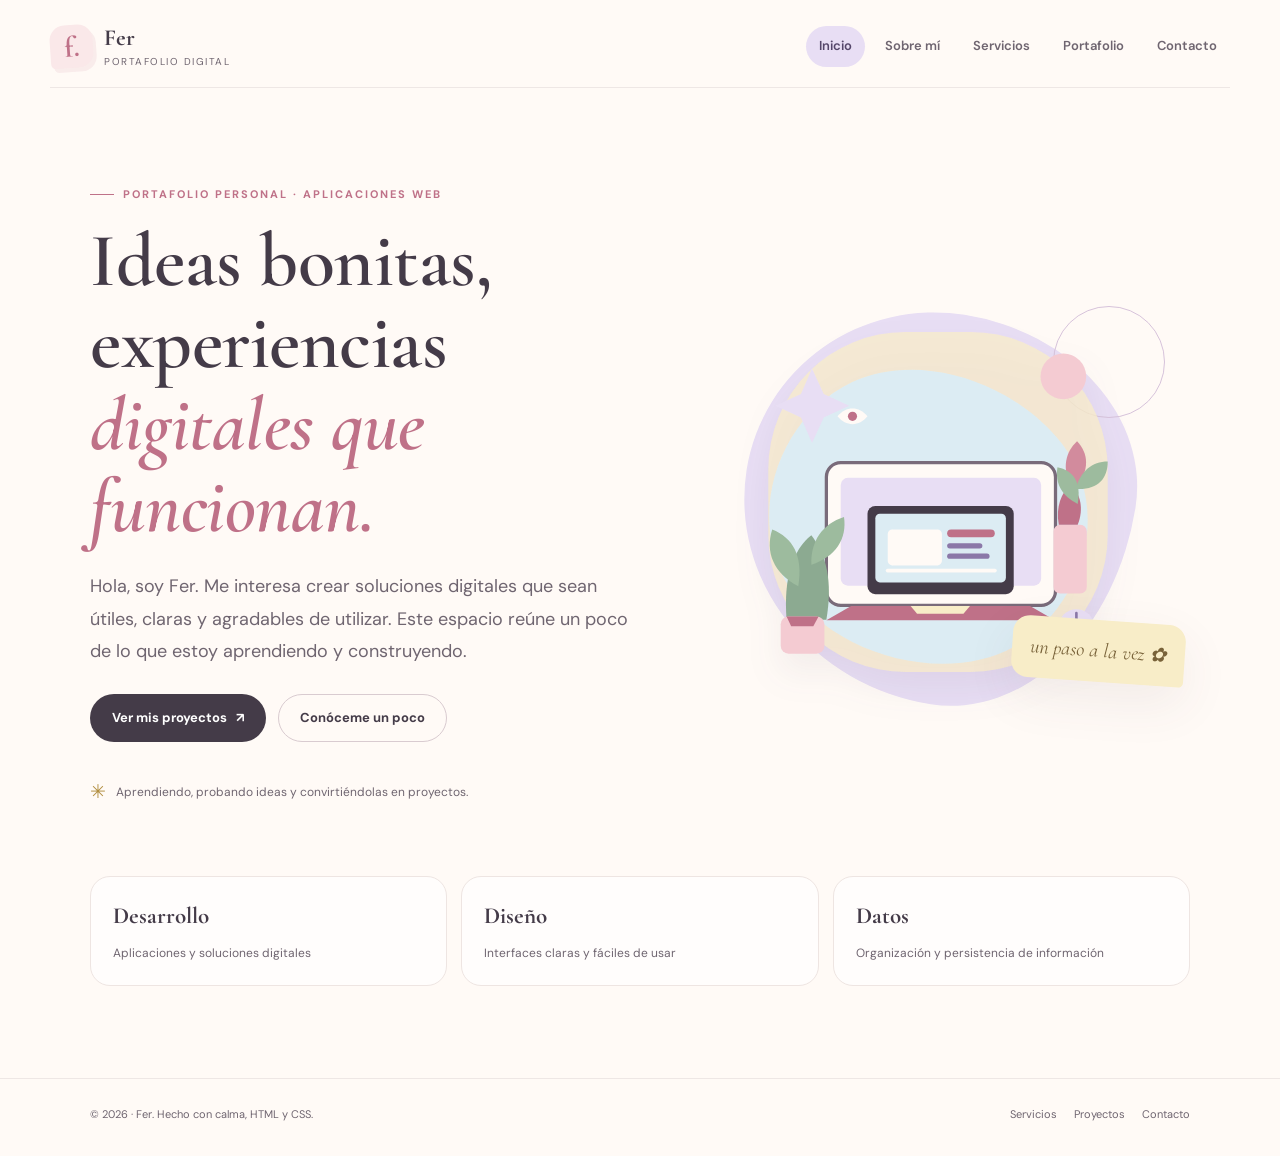
<file: index.html>
<!DOCTYPE html>
<html lang="es">
<head>
  <meta charset="UTF-8">
  <meta name="viewport" content="width=device-width, initial-scale=1.0">
  <meta name="description" content="Portafolio personal de desarrollo de software y diseño de experiencias digitales.">
  <title>Inicio | Fer · Portafolio</title>
  <link rel="preconnect" href="https://fonts.googleapis.com">
  <link rel="preconnect" href="https://fonts.gstatic.com" crossorigin>
  <link href="https://fonts.googleapis.com/css2?family=Cormorant+Garamond:ital,wght@0,500;0,600;0,700;1,500;1,600&family=DM+Sans:wght@400;500;600;700&display=swap" rel="stylesheet">
  <link rel="stylesheet" href="styles.css">
  <link rel="icon" href="assets/favicon.svg" type="image/svg+xml">
</head>
<body>
  <a class="skip-link" href="#contenido">Saltar al contenido</a>
  <header class="site-header">
    <a class="brand" href="index.html" aria-label="Fer, ir al inicio">
      <span class="brand-mark" id="logo">f.</span>
      <span class="brand-copy"><strong>Fer</strong><small>portafolio digital</small></span>
    </a>
    <nav class="main-nav" aria-label="Navegación principal">
          <a href="index.html" class="is-active" aria-current="page">Inicio</a>
          <a href="sobre-mi.html">Sobre mí</a>
          <a href="servicios.html">Servicios</a>
          <a href="portafolio.html">Portafolio</a>
          <a href="contacto.html">Contacto</a>
    </nav>
  </header>
  <main class="page-main" id="contenido">
    <div class="container">
      <section class="hero" aria-labelledby="titulo-principal">
        <div class="hero-copy">
          <p class="eyebrow">Portafolio personal · Aplicaciones Web</p>
          <h1 id="titulo-principal">Ideas bonitas,<span>experiencias</span><span class="accent-rose">digitales que funcionan.</span></h1>
          <p class="lead">Hola, soy Fer. Me interesa crear soluciones digitales que sean útiles, claras y agradables de utilizar. Este espacio reúne un poco de lo que estoy aprendiendo y construyendo.</p>
          <div class="button-row">
            <a class="button" href="portafolio.html">Ver mis proyectos <span aria-hidden="true">↗</span></a>
            <a class="button button-secondary" href="sobre-mi.html">Conóceme un poco</a>
          </div>
          <p class="hero-note">Aprendiendo, probando ideas y convirtiéndolas en proyectos.</p>
        </div>
        <div class="hero-art">
          <img src="assets/ilustracion-perfil.svg" alt="Ilustración pastel de un escritorio creativo con una computadora, flores y una taza.">
          <span class="floating-note">un paso a la vez ✿</span>
        </div>
      </section>
      <section class="home-strip" aria-label="Áreas de interés">
        <div class="strip-item"><strong>Desarrollo</strong><span>Aplicaciones y soluciones digitales</span></div>
        <div class="strip-item"><strong>Diseño</strong><span>Interfaces claras y fáciles de usar</span></div>
        <div class="strip-item"><strong>Datos</strong><span>Organización y persistencia de información</span></div>
      </section>
    </div>
  </main>
  <footer class="site-footer">
    <div class="footer-inner">
      <p>© 2026 · Fer. Hecho con calma, HTML y CSS.</p>
      <div class="footer-links">
        <a href="servicios.html">Servicios</a>
        <a href="portafolio.html">Proyectos</a>
        <a href="contacto.html">Contacto</a>
      </div>
    </div>
  </footer>
</body>
</html>
</file>
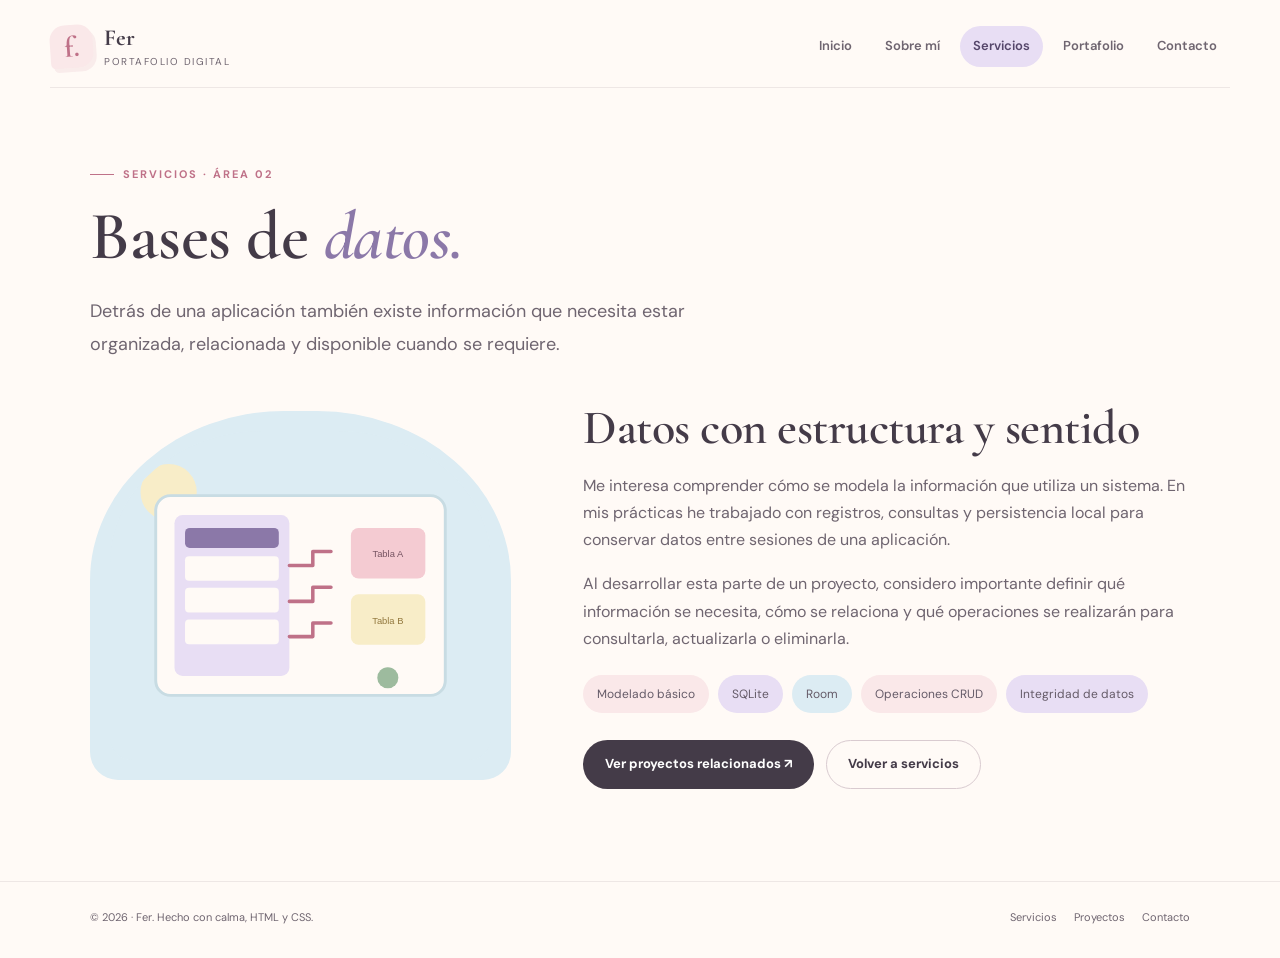
<file: bases-datos.html>
<!DOCTYPE html>
<html lang="es">
<head>
  <meta charset="UTF-8">
  <meta name="viewport" content="width=device-width, initial-scale=1.0">
  <meta name="description" content="Portafolio personal de desarrollo de software y diseño de experiencias digitales.">
  <title>Bases de datos | Fer · Portafolio</title>
  <link rel="preconnect" href="https://fonts.googleapis.com">
  <link rel="preconnect" href="https://fonts.gstatic.com" crossorigin>
  <link href="https://fonts.googleapis.com/css2?family=Cormorant+Garamond:ital,wght@0,500;0,600;0,700;1,500;1,600&family=DM+Sans:wght@400;500;600;700&display=swap" rel="stylesheet">
  <link rel="stylesheet" href="styles.css">
  <link rel="icon" href="assets/favicon.svg" type="image/svg+xml">
</head>
<body>
  <a class="skip-link" href="#contenido">Saltar al contenido</a>
  <header class="site-header">
    <a class="brand" href="index.html" aria-label="Fer, ir al inicio">
      <span class="brand-mark" id="logo">f.</span>
      <span class="brand-copy"><strong>Fer</strong><small>portafolio digital</small></span>
    </a>
    <nav class="main-nav" aria-label="Navegación principal">
          <a href="index.html">Inicio</a>
          <a href="sobre-mi.html">Sobre mí</a>
          <a href="servicios.html" class="is-active" aria-current="page">Servicios</a>
          <a href="portafolio.html">Portafolio</a>
          <a href="contacto.html">Contacto</a>
    </nav>
  </header>
  <main class="page-main" id="contenido">
    <div class="container">
      <div class="page-heading">
        <p class="eyebrow">Servicios · Área 02</p>
        <h1 id="titulo-principal">Bases de <span class="accent-lilac">datos.</span></h1>
        <p class="lead">Detrás de una aplicación también existe información que necesita estar organizada, relacionada y disponible cuando se requiere.</p>
      </div>
      <section class="about-grid" aria-label="Enfoque de bases de datos">
        <div class="about-visual about-visual--blue">
          <img src="assets/proyecto-datos.svg" alt="Ilustración de tablas de datos conectadas y organizadas en una pantalla.">
        </div>
        <div>
          <h2>Datos con estructura y sentido</h2>
          <p>Me interesa comprender cómo se modela la información que utiliza un sistema. En mis prácticas he trabajado con registros, consultas y persistencia local para conservar datos entre sesiones de una aplicación.</p>
          <p>Al desarrollar esta parte de un proyecto, considero importante definir qué información se necesita, cómo se relaciona y qué operaciones se realizarán para consultarla, actualizarla o eliminarla.</p>
          <div class="skill-list"><span class="skill-chip">Modelado básico</span><span class="skill-chip">SQLite</span><span class="skill-chip">Room</span><span class="skill-chip">Operaciones CRUD</span><span class="skill-chip">Integridad de datos</span></div>
          <div class="button-row"><a class="button" href="portafolio.html">Ver proyectos relacionados ↗</a><a class="button button-secondary" href="servicios.html">Volver a servicios</a></div>
        </div>
      </section>
    </div>
  </main>
  <footer class="site-footer">
    <div class="footer-inner">
      <p>© 2026 · Fer. Hecho con calma, HTML y CSS.</p>
      <div class="footer-links">
        <a href="servicios.html">Servicios</a>
        <a href="portafolio.html">Proyectos</a>
        <a href="contacto.html">Contacto</a>
      </div>
    </div>
  </footer>
</body>
</html>
</file>
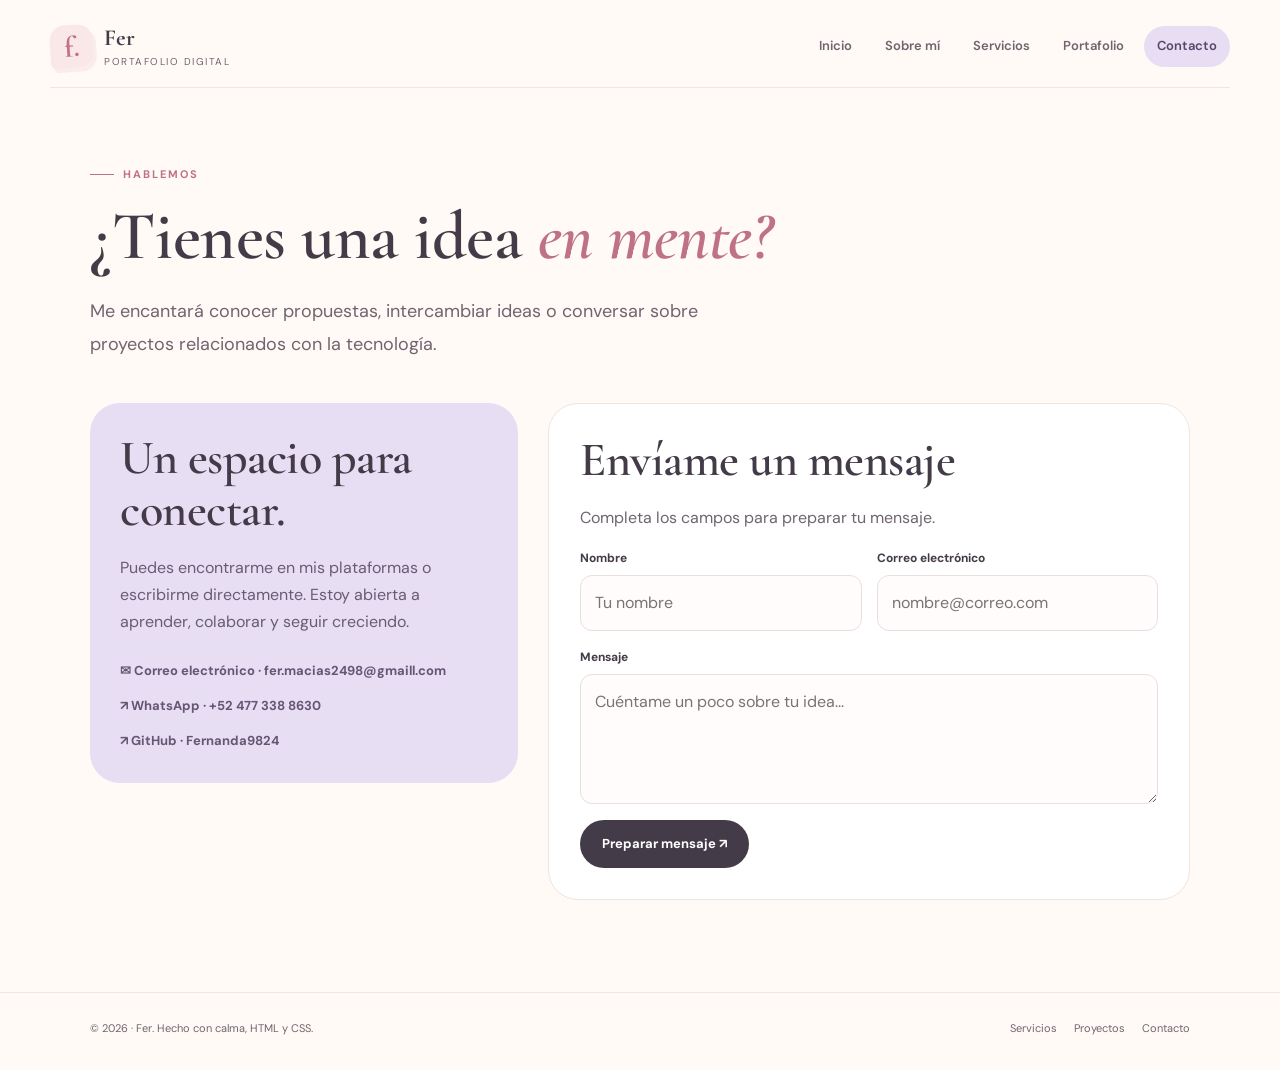
<file: contacto.html>
<!DOCTYPE html>
<html lang="es">

<head>
    <meta charset="UTF-8">
    <meta name="viewport" content="width=device-width, initial-scale=1.0">

    <meta name="description" content="Portafolio personal de desarrollo de software y diseño de experiencias digitales.">

    <title>Contacto | Fer · Portafolio</title>

    <!-- Conexión con Google Fonts -->
    <link rel="preconnect" href="https://fonts.googleapis.com">
    <link rel="preconnect" href="https://fonts.gstatic.com" crossorigin>

    <!-- Tipografías del sitio -->
    <link href="https://fonts.googleapis.com/css2?family=Cormorant+Garamond:ital,wght@0,500;0,600;0,700;1,500;1,600&family=DM+Sans:wght@400;500;600;700&display=swap" rel="stylesheet">

    <!-- Hoja de estilos externa -->
    <link rel="stylesheet" href="styles.css">

    <!-- Favicon -->
    <link rel="icon" href="assets/favicon.svg" type="image/svg+xml">
</head>

<body>

    <a class="skip-link" href="#contenido">Saltar al contenido</a>

    <!-- ENCABEZADO -->
    <header class="site-header">

        <a class="brand" href="index.html" aria-label="Fer, ir al inicio">

            <span class="brand-mark" id="logo">f.</span>

            <span class="brand-copy">
                <strong>Fer</strong>
                <small>portafolio digital</small>
            </span>

        </a>

        <!-- MENÚ DE NAVEGACIÓN -->
        <nav class="main-nav" aria-label="Navegación principal">

            <a href="index.html">Inicio</a>

            <a href="sobre-mi.html">Sobre mí</a>

            <a href="servicios.html">Servicios</a>

            <a href="portafolio.html">Portafolio</a>

            <a href="contacto.html" class="is-active" aria-current="page">Contacto</a>

        </nav>

    </header>

    <!-- CONTENIDO PRINCIPAL -->
    <main class="page-main" id="contenido">

        <div class="container">

            <!-- PRESENTACIÓN -->
            <div class="page-heading">

                <p class="eyebrow">Hablemos</p>

                <h1 id="titulo-principal">
                    ¿Tienes una idea
                    <span class="accent-rose">en mente?</span>
                </h1>

                <p class="lead">
                    Me encantará conocer propuestas, intercambiar ideas o conversar
                    sobre proyectos relacionados con la tecnología.
                </p>

            </div>

            <!-- SECCIÓN DE CONTACTO -->
            <div class="contact-grid">

                <!-- INFORMACIÓN DE CONTACTO -->
                <aside class="contact-card">

                    <h2>Un espacio para conectar.</h2>

                    <p>
                        Puedes encontrarme en mis plataformas o escribirme
                        directamente. Estoy abierta a aprender, colaborar
                        y seguir creciendo.
                    </p>

                    <div class="contact-list">

                        <!-- CORREO ELECTRÓNICO -->
                        <a href="mailto:fer.macias2498@gmail.com"
                           aria-label="Enviar un correo electrónico">

                            ✉ Correo electrónico · fer.macias2498@gmaill.com

                        </a>

                        <!-- WHATSAPP -->
                        <a href="https://wa.me/524773388630"
                           target="_blank"
                           rel="noopener noreferrer"
                           aria-label="Contactarme por WhatsApp">

                            ↗ WhatsApp · +52 477 338 8630

                        </a>

                        <!-- GITHUB -->
                        <a href="https://github.com/Fernanda9824"
                           target="_blank"
                           rel="noopener noreferrer"
                           aria-label="Visitar mi perfil de GitHub">

                            ↗ GitHub · Fernanda9824

                        </a>

                    </div>

                </aside>

                <!-- FORMULARIO -->
                <section class="contact-form" aria-labelledby="form-title">

                    <h2 id="form-title">Envíame un mensaje</h2>

                    <p>Completa los campos para preparar tu mensaje.</p>

                    <form action="mailto:fer.macias2498@gmail.com"
                        method="post"
                       enctype="text/plain">

                        <div class="form-row">

                            <div class="form-field">

                                <label for="nombre">Nombre</label>

                                <input
                                    id="nombre"
                                    name="nombre"
                                    type="text"
                                    placeholder="Tu nombre"
                                    required
                                >

                            </div>

                            <div class="form-field">

                                <label for="correo">Correo electrónico</label>

                                <input
                                    id="correo"
                                    name="correo"
                                    type="email"
                                    placeholder="nombre@correo.com"
                                    required
                                >

                            </div>

                        </div>

                        <div class="form-field">

                            <label for="mensaje">Mensaje</label>

                            <textarea
                                id="mensaje"
                                name="mensaje"
                                placeholder="Cuéntame un poco sobre tu idea..."
                                required
                            ></textarea>

                        </div>

                        <button class="button" type="submit">
                            Preparar mensaje ↗
                        </button>

                    </form>

                </section>

            </div>

        </div>

    </main>

    <!-- PIE DE PÁGINA -->
    <footer class="site-footer">

        <div class="footer-inner">

            <p>© 2026 · Fer. Hecho con calma, HTML y CSS.</p>

            <div class="footer-links">

                <a href="servicios.html">Servicios</a>

                <a href="portafolio.html">Proyectos</a>

                <a href="contacto.html">Contacto</a>

            </div>

        </div>

    </footer>

</body>

</html>
</file>
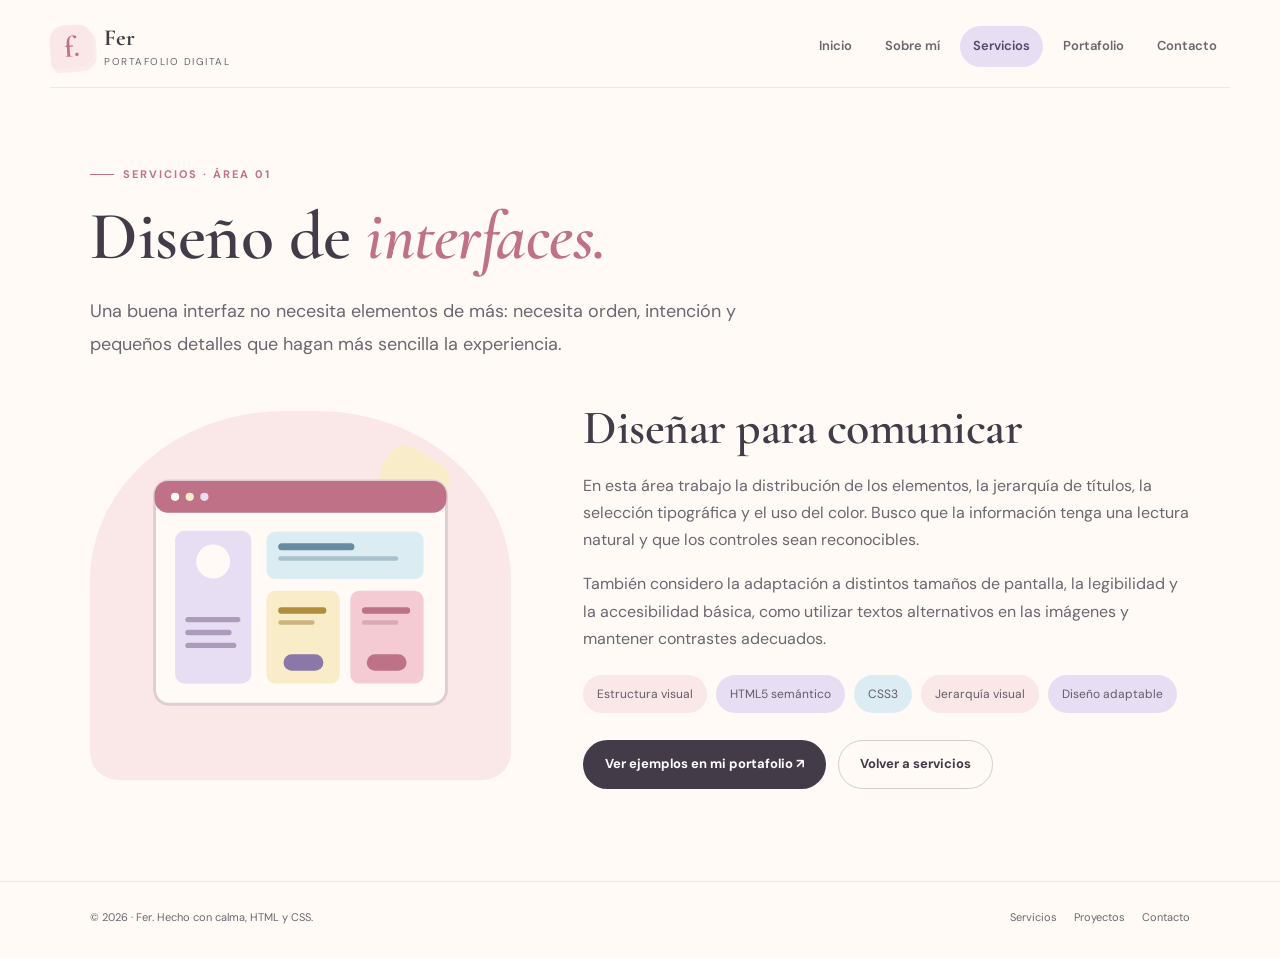
<file: diseno-interfaces.html>
<!DOCTYPE html>
<html lang="es">
<head>
  <meta charset="UTF-8">
  <meta name="viewport" content="width=device-width, initial-scale=1.0">
  <meta name="description" content="Portafolio personal de desarrollo de software y diseño de experiencias digitales.">
  <title>Diseño de interfaces | Fer · Portafolio</title>
  <link rel="preconnect" href="https://fonts.googleapis.com">
  <link rel="preconnect" href="https://fonts.gstatic.com" crossorigin>
  <link href="https://fonts.googleapis.com/css2?family=Cormorant+Garamond:ital,wght@0,500;0,600;0,700;1,500;1,600&family=DM+Sans:wght@400;500;600;700&display=swap" rel="stylesheet">
  <link rel="stylesheet" href="styles.css">
  <link rel="icon" href="assets/favicon.svg" type="image/svg+xml">
</head>
<body>
  <a class="skip-link" href="#contenido">Saltar al contenido</a>
  <header class="site-header">
    <a class="brand" href="index.html" aria-label="Fer, ir al inicio">
      <span class="brand-mark" id="logo">f.</span>
      <span class="brand-copy"><strong>Fer</strong><small>portafolio digital</small></span>
    </a>
    <nav class="main-nav" aria-label="Navegación principal">
          <a href="index.html">Inicio</a>
          <a href="sobre-mi.html">Sobre mí</a>
          <a href="servicios.html" class="is-active" aria-current="page">Servicios</a>
          <a href="portafolio.html">Portafolio</a>
          <a href="contacto.html">Contacto</a>
    </nav>
  </header>
  <main class="page-main" id="contenido">
    <div class="container">
      <div class="page-heading">
        <p class="eyebrow">Servicios · Área 01</p>
        <h1 id="titulo-principal">Diseño de <span class="accent-rose">interfaces.</span></h1>
        <p class="lead">Una buena interfaz no necesita elementos de más: necesita orden, intención y pequeños detalles que hagan más sencilla la experiencia.</p>
      </div>
      <section class="about-grid" aria-label="Enfoque de diseño">
        <div class="about-visual about-visual--rose">
          <img src="assets/proyecto-interfaces.svg" alt="Composición ilustrada de una interfaz web con tarjetas, botones y muestras de colores pastel.">
        </div>
        <div>
          <h2>Diseñar para comunicar</h2>
          <p>En esta área trabajo la distribución de los elementos, la jerarquía de títulos, la selección tipográfica y el uso del color. Busco que la información tenga una lectura natural y que los controles sean reconocibles.</p>
          <p>También considero la adaptación a distintos tamaños de pantalla, la legibilidad y la accesibilidad básica, como utilizar textos alternativos en las imágenes y mantener contrastes adecuados.</p>
          <div class="skill-list"><span class="skill-chip">Estructura visual</span><span class="skill-chip">HTML5 semántico</span><span class="skill-chip">CSS3</span><span class="skill-chip">Jerarquía visual</span><span class="skill-chip">Diseño adaptable</span></div>
          <div class="button-row"><a class="button" href="portafolio.html">Ver ejemplos en mi portafolio ↗</a><a class="button button-secondary" href="servicios.html">Volver a servicios</a></div>
        </div>
      </section>
    </div>
  </main>
  <footer class="site-footer">
    <div class="footer-inner">
      <p>© 2026 · Fer. Hecho con calma, HTML y CSS.</p>
      <div class="footer-links">
        <a href="servicios.html">Servicios</a>
        <a href="portafolio.html">Proyectos</a>
        <a href="contacto.html">Contacto</a>
      </div>
    </div>
  </footer>
</body>
</html>
</file>
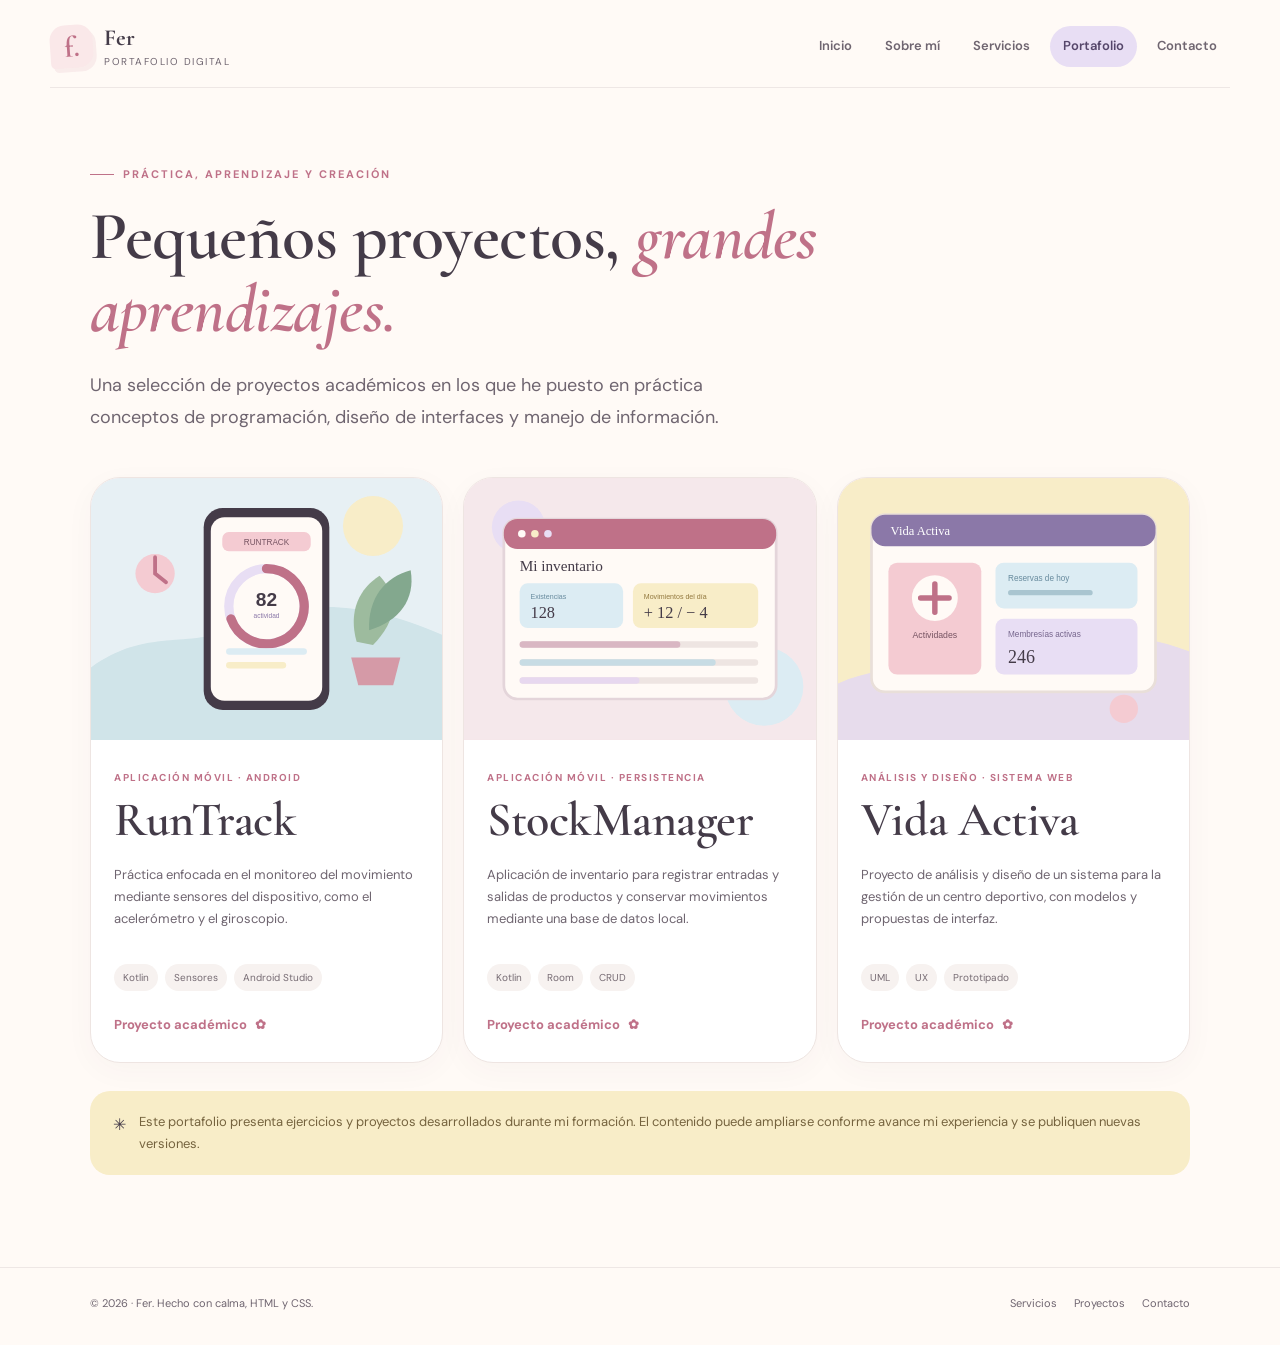
<file: portafolio.html>
<!DOCTYPE html>
<html lang="es">
<head>
  <meta charset="UTF-8">
  <meta name="viewport" content="width=device-width, initial-scale=1.0">
  <meta name="description" content="Portafolio personal de desarrollo de software y diseño de experiencias digitales.">
  <title>Portafolio | Fer · Portafolio</title>
  <link rel="preconnect" href="https://fonts.googleapis.com">
  <link rel="preconnect" href="https://fonts.gstatic.com" crossorigin>
  <link href="https://fonts.googleapis.com/css2?family=Cormorant+Garamond:ital,wght@0,500;0,600;0,700;1,500;1,600&family=DM+Sans:wght@400;500;600;700&display=swap" rel="stylesheet">
  <link rel="stylesheet" href="styles.css">
  <link rel="icon" href="assets/favicon.svg" type="image/svg+xml">
</head>
<body>
  <a class="skip-link" href="#contenido">Saltar al contenido</a>
  <header class="site-header">
    <a class="brand" href="index.html" aria-label="Fer, ir al inicio">
      <span class="brand-mark" id="logo">f.</span>
      <span class="brand-copy"><strong>Fer</strong><small>portafolio digital</small></span>
    </a>
    <nav class="main-nav" aria-label="Navegación principal">
          <a href="index.html">Inicio</a>
          <a href="sobre-mi.html">Sobre mí</a>
          <a href="servicios.html">Servicios</a>
          <a href="portafolio.html" class="is-active" aria-current="page">Portafolio</a>
          <a href="contacto.html">Contacto</a>
    </nav>
  </header>
  <main class="page-main" id="contenido">
    <div class="container">
      <div class="page-heading">
        <p class="eyebrow">Práctica, aprendizaje y creación</p>
        <h1 id="titulo-principal">Pequeños proyectos,<span class="accent-rose"> grandes aprendizajes.</span></h1>
        <p class="lead">Una selección de proyectos académicos en los que he puesto en práctica conceptos de programación, diseño de interfaces y manejo de información.</p>
      </div>
      <section class="card-grid" aria-label="Proyectos académicos">
        <article class="project-card">
          <img src="assets/proyecto-runtrack.svg" alt="Vista ilustrada de una aplicación móvil de seguimiento de actividad y sensores.">
          <div class="project-content">
            <span class="project-meta">Aplicación móvil · Android</span>
            <h2>RunTrack</h2>
            <p>Práctica enfocada en el monitoreo del movimiento mediante sensores del dispositivo, como el acelerómetro y el giroscopio.</p>
            <div class="project-tags"><span>Kotlin</span><span>Sensores</span><span>Android Studio</span></div>
            <span class="text-link">Proyecto académico <span aria-hidden="true">✿</span></span>
          </div>
        </article>
        <article class="project-card">
          <img src="assets/proyecto-stockmanager.svg" alt="Vista ilustrada de un panel de inventario con existencias y movimientos.">
          <div class="project-content">
            <span class="project-meta">Aplicación móvil · Persistencia</span>
            <h2>StockManager</h2>
            <p>Aplicación de inventario para registrar entradas y salidas de productos y conservar movimientos mediante una base de datos local.</p>
            <div class="project-tags"><span>Kotlin</span><span>Room</span><span>CRUD</span></div>
            <span class="text-link">Proyecto académico <span aria-hidden="true">✿</span></span>
          </div>
        </article>
        <article class="project-card">
          <img src="assets/proyecto-vida-activa.svg" alt="Vista ilustrada de una interfaz web para gestionar actividades de un centro deportivo.">
          <div class="project-content">
            <span class="project-meta">Análisis y diseño · Sistema web</span>
            <h2>Vida Activa</h2>
            <p>Proyecto de análisis y diseño de un sistema para la gestión de un centro deportivo, con modelos y propuestas de interfaz.</p>
            <div class="project-tags"><span>UML</span><span>UX</span><span>Prototipado</span></div>
            <span class="text-link">Proyecto académico <span aria-hidden="true">✿</span></span>
          </div>
        </article>
      </section>
      <aside class="portfolio-note">
        <span aria-hidden="true">✳</span>
        <p>Este portafolio presenta ejercicios y proyectos desarrollados durante mi formación. El contenido puede ampliarse conforme avance mi experiencia y se publiquen nuevas versiones.</p>
      </aside>
    </div>
  </main>
  <footer class="site-footer">
    <div class="footer-inner">
      <p>© 2026 · Fer. Hecho con calma, HTML y CSS.</p>
      <div class="footer-links">
        <a href="servicios.html">Servicios</a>
        <a href="portafolio.html">Proyectos</a>
        <a href="contacto.html">Contacto</a>
      </div>
    </div>
  </footer>
</body>
</html>
</file>
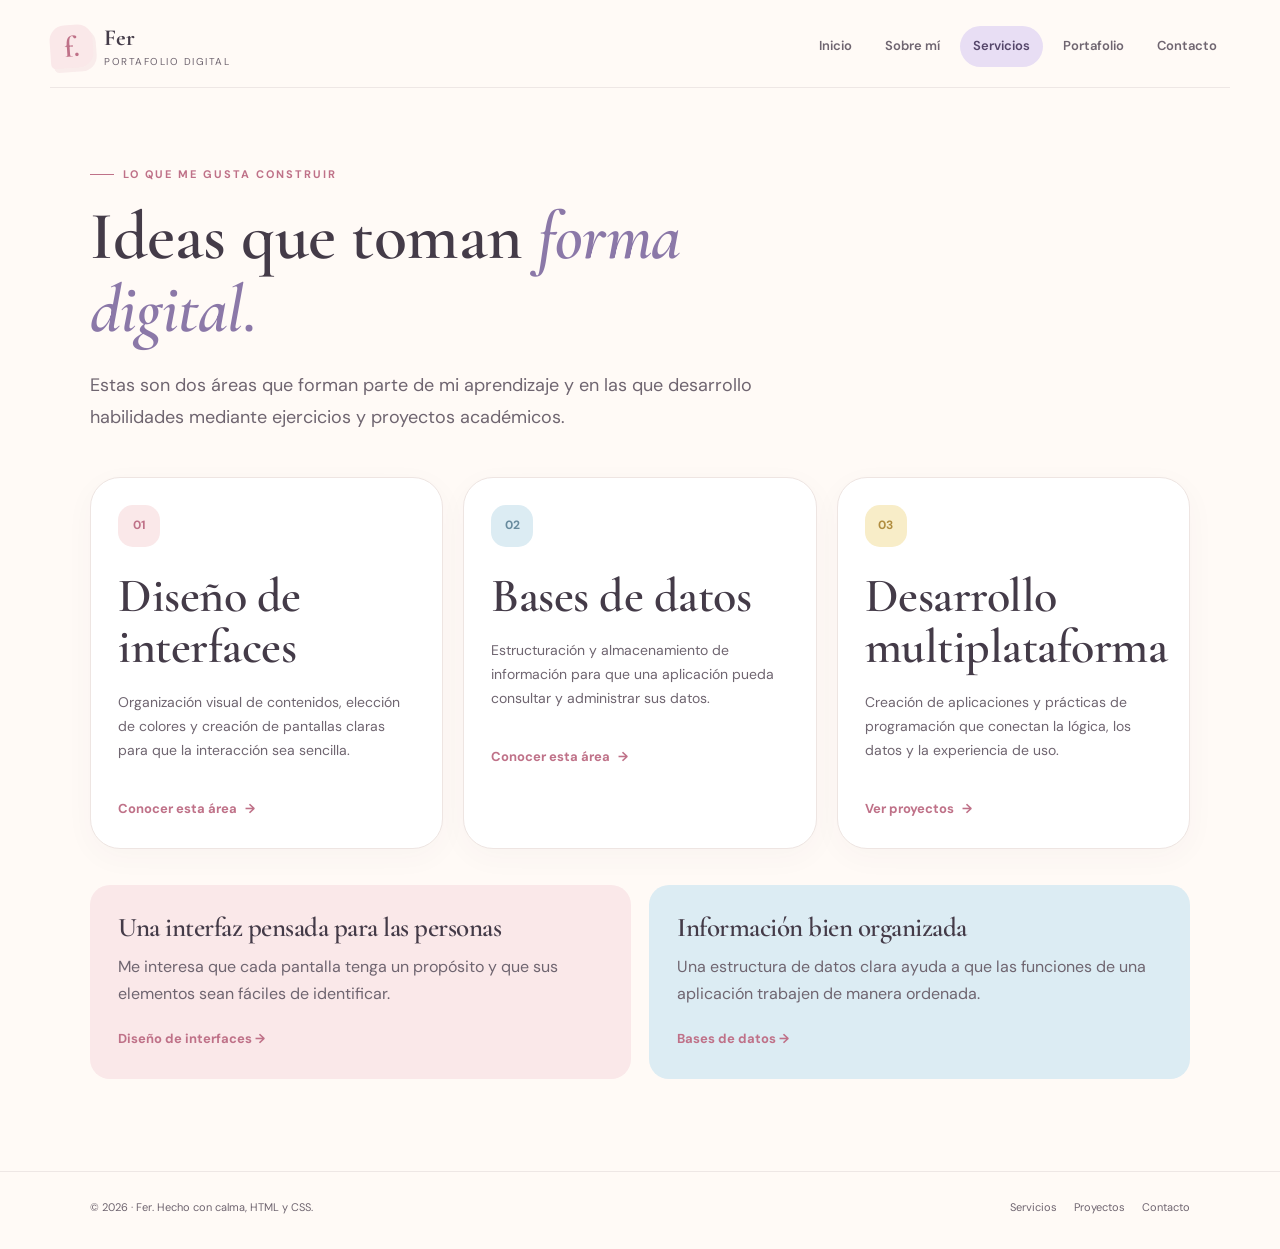
<file: servicios.html>
<!DOCTYPE html>
<html lang="es">
<head>
  <meta charset="UTF-8">
  <meta name="viewport" content="width=device-width, initial-scale=1.0">
  <meta name="description" content="Portafolio personal de desarrollo de software y diseño de experiencias digitales.">
  <title>Servicios | Fer · Portafolio</title>
  <link rel="preconnect" href="https://fonts.googleapis.com">
  <link rel="preconnect" href="https://fonts.gstatic.com" crossorigin>
  <link href="https://fonts.googleapis.com/css2?family=Cormorant+Garamond:ital,wght@0,500;0,600;0,700;1,500;1,600&family=DM+Sans:wght@400;500;600;700&display=swap" rel="stylesheet">
  <link rel="stylesheet" href="styles.css">
  <link rel="icon" href="assets/favicon.svg" type="image/svg+xml">
</head>
<body>
  <a class="skip-link" href="#contenido">Saltar al contenido</a>
  <header class="site-header">
    <a class="brand" href="index.html" aria-label="Fer, ir al inicio">
      <span class="brand-mark" id="logo">f.</span>
      <span class="brand-copy"><strong>Fer</strong><small>portafolio digital</small></span>
    </a>
    <nav class="main-nav" aria-label="Navegación principal">
          <a href="index.html">Inicio</a>
          <a href="sobre-mi.html">Sobre mí</a>
          <a href="servicios.html" class="is-active" aria-current="page">Servicios</a>
          <a href="portafolio.html">Portafolio</a>
          <a href="contacto.html">Contacto</a>
    </nav>
  </header>
  <main class="page-main" id="contenido">
    <div class="container">
      <div class="page-heading">
        <p class="eyebrow">Lo que me gusta construir</p>
        <h1 id="titulo-principal">Ideas que toman <span class="accent-lilac">forma digital.</span></h1>
        <p class="lead">Estas son dos áreas que forman parte de mi aprendizaje y en las que desarrollo habilidades mediante ejercicios y proyectos académicos.</p>
      </div>
      <section class="card-grid" aria-label="Áreas de trabajo">
        <article class="info-card">
          <span class="card-number">01</span>
          <h2>Diseño de interfaces</h2>
          <p>Organización visual de contenidos, elección de colores y creación de pantallas claras para que la interacción sea sencilla.</p>
          <a class="text-link" href="diseno-interfaces.html">Conocer esta área <span aria-hidden="true">→</span></a>
        </article>
        <article class="info-card">
          <span class="card-number">02</span>
          <h2>Bases de datos</h2>
          <p>Estructuración y almacenamiento de información para que una aplicación pueda consultar y administrar sus datos.</p>
          <a class="text-link" href="bases-datos.html">Conocer esta área <span aria-hidden="true">→</span></a>
        </article>
        <article class="info-card">
          <span class="card-number">03</span>
          <h2>Desarrollo multiplataforma</h2>
          <p>Creación de aplicaciones y prácticas de programación que conectan la lógica, los datos y la experiencia de uso.</p>
          <a class="text-link" href="portafolio.html">Ver proyectos <span aria-hidden="true">→</span></a>
        </article>
      </section>
      <div class="service-detail">
        <article class="detail-panel">
          <h3>Una interfaz pensada para las personas</h3>
          <p>Me interesa que cada pantalla tenga un propósito y que sus elementos sean fáciles de identificar.</p>
          <a class="text-link" href="diseno-interfaces.html">Diseño de interfaces →</a>
        </article>
        <article class="detail-panel">
          <h3>Información bien organizada</h3>
          <p>Una estructura de datos clara ayuda a que las funciones de una aplicación trabajen de manera ordenada.</p>
          <a class="text-link" href="bases-datos.html">Bases de datos →</a>
        </article>
      </div>
    </div>
  </main>
  <footer class="site-footer">
    <div class="footer-inner">
      <p>© 2026 · Fer. Hecho con calma, HTML y CSS.</p>
      <div class="footer-links">
        <a href="servicios.html">Servicios</a>
        <a href="portafolio.html">Proyectos</a>
        <a href="contacto.html">Contacto</a>
      </div>
    </div>
  </footer>
</body>
</html>
</file>
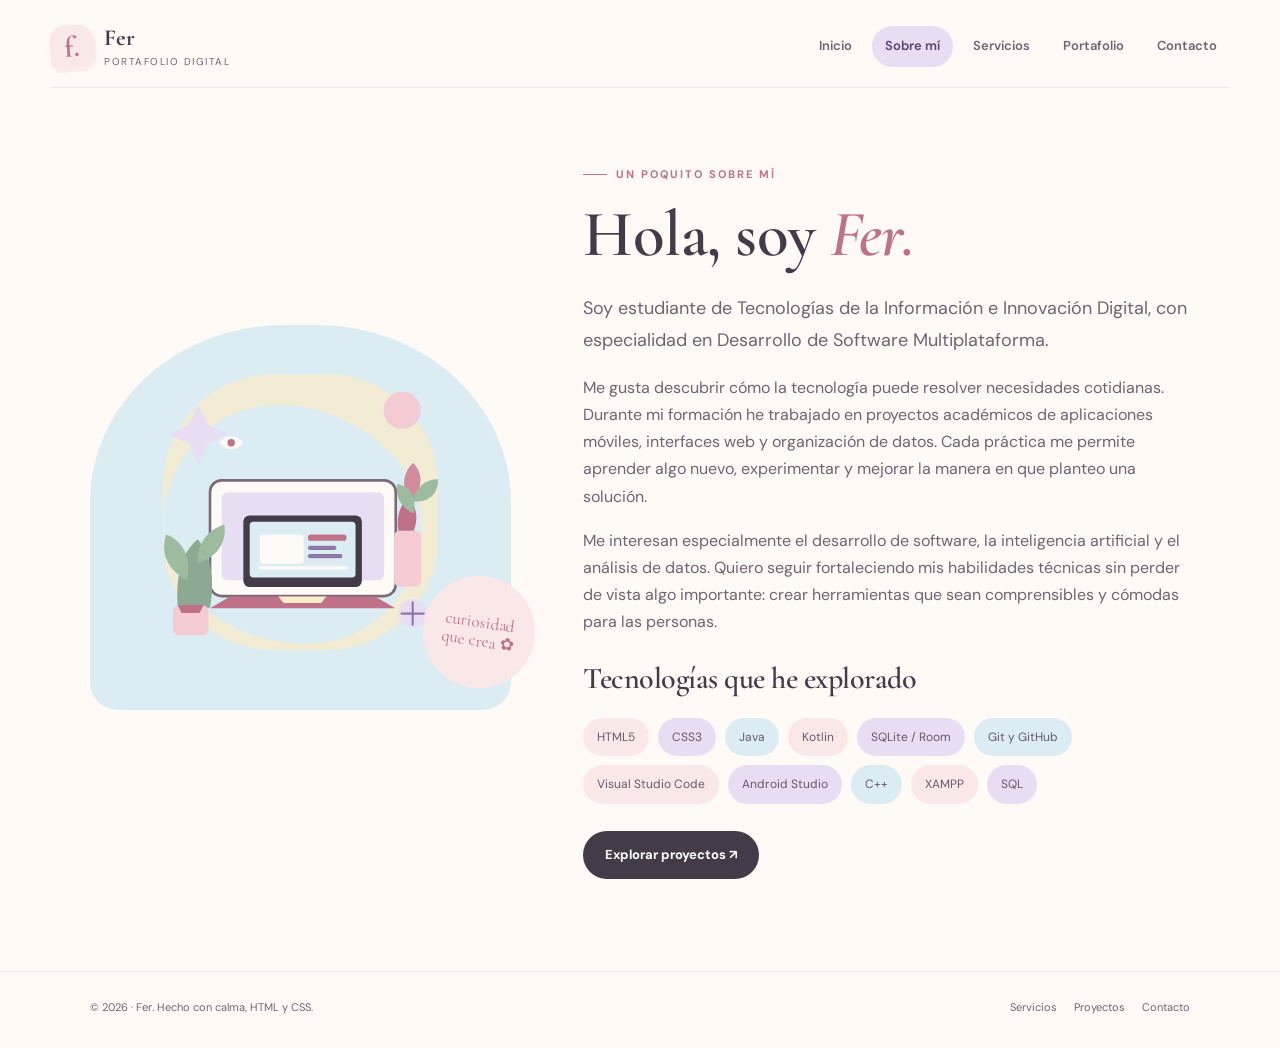
<file: sobre-mi.html>
<!DOCTYPE html>
<html lang="es">
<head>
  <meta charset="UTF-8">
  <meta name="viewport" content="width=device-width, initial-scale=1.0">
  <meta name="description" content="Portafolio personal de desarrollo de software y diseño de experiencias digitales.">
  <title>Sobre mí | Fer · Portafolio</title>
  <link rel="preconnect" href="https://fonts.googleapis.com">
  <link rel="preconnect" href="https://fonts.gstatic.com" crossorigin>
  <link href="https://fonts.googleapis.com/css2?family=Cormorant+Garamond:ital,wght@0,500;0,600;0,700;1,500;1,600&family=DM+Sans:wght@400;500;600;700&display=swap" rel="stylesheet">
  <link rel="stylesheet" href="styles.css">
  <link rel="icon" href="assets/favicon.svg" type="image/svg+xml">
</head>
<body>
  <a class="skip-link" href="#contenido">Saltar al contenido</a>
  <header class="site-header">
    <a class="brand" href="index.html" aria-label="Fer, ir al inicio">
      <span class="brand-mark" id="logo">f.</span>
      <span class="brand-copy"><strong>Fer</strong><small>portafolio digital</small></span>
    </a>
    <nav class="main-nav" aria-label="Navegación principal">
          <a href="index.html">Inicio</a>
          <a href="sobre-mi.html" class="is-active" aria-current="page">Sobre mí</a>
          <a href="servicios.html">Servicios</a>
          <a href="portafolio.html">Portafolio</a>
          <a href="contacto.html">Contacto</a>
    </nav>
  </header>
  <main class="page-main" id="contenido">
    <div class="container about-grid">
      <div class="about-visual">
        <img src="assets/ilustracion-perfil.svg" alt="Ilustración de un espacio de trabajo con computadora, libreta y flores en tonos pastel.">
        <span class="about-sticker">curiosidad<br>que crea ✿</span>
      </div>
      <section class="about-copy" aria-labelledby="titulo-principal">
        <p class="eyebrow">Un poquito sobre mí</p>
        <h1 id="titulo-principal">Hola, soy <span class="accent-rose">Fer.</span></h1>
        <p class="lead">Soy estudiante de Tecnologías de la Información e Innovación Digital, con especialidad en Desarrollo de Software Multiplataforma.</p>
        <p>Me gusta descubrir cómo la tecnología puede resolver necesidades cotidianas. Durante mi formación he trabajado en proyectos académicos de aplicaciones móviles, interfaces web y organización de datos. Cada práctica me permite aprender algo nuevo, experimentar y mejorar la manera en que planteo una solución.</p>
        <p>Me interesan especialmente el desarrollo de software, la inteligencia artificial y el análisis de datos. Quiero seguir fortaleciendo mis habilidades técnicas sin perder de vista algo importante: crear herramientas que sean comprensibles y cómodas para las personas.</p>
        <h2 class="about-section-title">Tecnologías que he explorado</h2>
        <div class="skill-list" aria-label="Tecnologías y herramientas">
          <span class="skill-chip">HTML5</span><span class="skill-chip">CSS3</span><span class="skill-chip">Java</span><span class="skill-chip">Kotlin</span><span class="skill-chip">SQLite / Room</span><span class="skill-chip">Git y GitHub</span><span class="skill-chip">Visual Studio Code</span><span class="skill-chip">Android Studio</span><span class="skill-chip">C++</span><span class="skill-chip">XAMPP</span><span class="skill-chip">SQL</span>
        </div>
        <div class="button-row"><a class="button" href="portafolio.html">Explorar proyectos ↗</a></div>
      </section>
    </div>
  </main>
  <footer class="site-footer">
    <div class="footer-inner">
      <p>© 2026 · Fer. Hecho con calma, HTML y CSS.</p>
      <div class="footer-links">
        <a href="servicios.html">Servicios</a>
        <a href="portafolio.html">Proyectos</a>
        <a href="contacto.html">Contacto</a>
      </div>
    </div>
  </footer>
</body>
</html>
</file>
<file: styles.css>
:root {
  --crema: #fffaf6;
  --blanco: #ffffff;
  --rosa: #f4cbd2;
  --rosa-claro: #fae8e9;
  --rosa-fuerte: #bf7188;
  --lila: #e8def4;
  --lila-fuerte: #8b78a8;
  --azul: #dcecf3;
  --azul-fuerte: #688b9e;
  --amarillo: #f8edc8;
  --amarillo-fuerte: #b18d3f;
  --tinta: #443b48;
  --texto: #6f6570;
  --linea: #eee5e2;
  --sombra: 0 18px 50px rgba(91, 66, 79, .08);
  --radio-grande: 30px;
  --radio-medio: 20px;
  --radio-pequeno: 13px;
}

* { box-sizing: border-box; }
html { scroll-behavior: smooth; }
body {
  margin: 0;
  background: var(--crema);
  color: var(--tinta);
  font-family: 'DM Sans', 'Segoe UI', sans-serif;
  font-size: 16px;
  line-height: 1.7;
}
img { display: block; max-width: 100%; }
a { color: inherit; }
button, input, textarea { font: inherit; }
::selection { background: var(--rosa); color: var(--tinta); }

.skip-link {
  position: absolute; left: 16px; top: -60px; z-index: 20;
  padding: 10px 16px; background: var(--tinta); color: white;
  border-radius: 0 0 12px 12px;
}
.skip-link:focus { top: 0; }

.site-header {
  position: relative; z-index: 5;
  width: min(1180px, calc(100% - 56px));
  margin: 0 auto; padding: 25px 0 19px;
  display: flex; align-items: center; justify-content: space-between; gap: 28px;
  border-bottom: 1px solid rgba(126, 102, 113, .13);
}
.brand { display: inline-flex; align-items: center; gap: 11px; text-decoration: none; flex-shrink: 0; }
#logo { box-shadow: 3px 4px 0 rgba(191, 113, 136, .10); }
.brand-mark {
  width: 43px; height: 43px; border-radius: 15px 15px 15px 5px;
  display: grid; place-items: center; background: var(--rosa-claro);
  color: var(--rosa-fuerte); font-family: 'Cormorant Garamond', Georgia, serif;
  font-size: 29px; font-weight: 700; line-height: 1;
  transform: rotate(-4deg);
}
.brand-copy { display: grid; line-height: 1.1; }
.brand-copy strong { font-family: 'Cormorant Garamond', Georgia, serif; font-size: 23px; letter-spacing: .2px; }
.brand-copy small { margin-top: 4px; color: var(--texto); font-size: 10px; letter-spacing: 1.5px; text-transform: uppercase; }
.main-nav { display: flex; align-items: center; justify-content: flex-end; gap: 7px; flex-wrap: wrap; }
.main-nav a {
  padding: 9px 13px; border-radius: 30px; color: var(--texto);
  font-size: 13px; font-weight: 600; text-decoration: none; transition: .2s ease;
}
.main-nav a:hover, .main-nav a:focus-visible { background: var(--rosa-claro); color: var(--tinta); outline: none; }
.main-nav a.is-active { background: var(--lila); color: #55466a; }

.container { width: min(1100px, calc(100% - 56px)); margin: 0 auto; }
.page-main { min-height: 62vh; padding: 68px 0 92px; }
.eyebrow {
  display: inline-flex; align-items: center; gap: 9px; margin: 0 0 16px;
  color: var(--rosa-fuerte); font-size: 11px; font-weight: 700;
  letter-spacing: 2px; text-transform: uppercase;
}
.eyebrow::before { content: ''; width: 24px; height: 1px; background: currentColor; }
h1, h2, h3, .serif {
  font-family: 'Cormorant Garamond', Georgia, serif;
  font-weight: 600; letter-spacing: -.5px; line-height: 1.08;
}
h1 { margin: 0 0 22px; color: var(--tinta); font-size: clamp(48px, 6vw, 76px); }
h2 { margin: 0 0 17px; font-size: clamp(34px, 4vw, 48px); }
h3 { margin: 0 0 10px; font-size: 27px; }
p { margin: 0 0 17px; color: var(--texto); }
.lead { max-width: 610px; font-size: 18px; line-height: 1.8; }
.accent-rose { color: var(--rosa-fuerte); font-style: italic; }
.accent-lilac { color: var(--lila-fuerte); font-style: italic; }

.button-row { display: flex; align-items: center; flex-wrap: wrap; gap: 12px; margin-top: 27px; }
.button {
  display: inline-flex; align-items: center; justify-content: center; gap: 9px;
  min-height: 48px; padding: 12px 21px; border: 1px solid transparent;
  border-radius: 999px; background: var(--tinta); color: white;
  font-size: 13px; font-weight: 700; text-decoration: none; cursor: pointer;
  transition: transform .2s ease, box-shadow .2s ease, background .2s ease;
}
.button:hover { transform: translateY(-3px); background: var(--rosa-fuerte); box-shadow: 0 9px 22px rgba(191, 113, 136, .23); }
.button:focus-visible, .text-link:focus-visible, .main-nav a:focus-visible { outline: 3px solid var(--azul-fuerte); outline-offset: 3px; }
.button-secondary { background: transparent; color: var(--tinta); border-color: #d9cbd0; }
.button-secondary:hover { background: var(--azul); color: var(--tinta); border-color: var(--azul); box-shadow: 0 9px 22px rgba(104, 139, 158, .16); }
.text-link { display: inline-flex; gap: 8px; align-items: center; color: var(--rosa-fuerte); font-size: 13px; font-weight: 700; text-decoration: none; }
.text-link:hover { color: var(--lila-fuerte); }

/* Inicio */
.hero {
  position: relative; display: grid; grid-template-columns: 1.04fr .96fr;
  align-items: center; gap: 52px; min-height: 545px;
}
.hero-copy { position: relative; z-index: 1; padding: 20px 0 35px; }
.hero-copy h1 span { display: block; }
.hero-copy .lead { max-width: 545px; }
.hero-note { display: flex; align-items: center; gap: 10px; margin-top: 34px; color: var(--texto); font-size: 12px; }
.hero-note::before { content: '✳'; color: var(--amarillo-fuerte); font-size: 19px; }
.hero-art { position: relative; min-height: 470px; display: grid; place-items: center; }
.hero-art::before {
  content: ''; position: absolute; width: 390px; height: 390px; max-width: 90%;
  border-radius: 49% 51% 44% 56% / 48% 42% 58% 52%;
  background: var(--lila); transform: rotate(9deg);
}
.hero-art::after {
  content: ''; position: absolute; width: 110px; height: 110px; right: 5%; top: 7%;
  border: 1px solid #d7c3db; border-radius: 50%;
}
.hero-art img { position: relative; z-index: 1; width: min(100%, 470px); filter: drop-shadow(0 18px 18px rgba(76, 58, 78, .07)); }
.floating-note {
  position: absolute; z-index: 2; right: 1%; bottom: 13%; padding: 14px 18px;
  border-radius: 17px 17px 5px 17px; background: var(--amarillo); color: #786239;
  font-family: 'Cormorant Garamond', Georgia, serif; font-size: 20px; font-style: italic;
  box-shadow: var(--sombra); transform: rotate(4deg);
}
.home-strip { display: grid; grid-template-columns: repeat(3, 1fr); gap: 14px; margin-top: 15px; }
.strip-item { padding: 20px 22px; border: 1px solid var(--linea); border-radius: var(--radio-medio); background: rgba(255,255,255,.68); }
.strip-item strong { display: block; margin-bottom: 2px; font-family: 'Cormorant Garamond', Georgia, serif; font-size: 23px; }
.strip-item span { color: var(--texto); font-size: 12px; }

/* Encabezados interiores */
.page-heading { max-width: 760px; margin-bottom: 43px; }
.page-heading h1 { font-size: clamp(45px, 5.5vw, 68px); }
.page-heading .lead { max-width: 680px; }

/* Sobre mí */
.about-grid { display: grid; grid-template-columns: .82fr 1.18fr; align-items: center; gap: 72px; }
.about-visual { position: relative; padding: 20px; border-radius: 46% 46% 28px 28px; background: var(--azul); }
.about-visual--rose { background: var(--rosa-claro); }
.about-visual--blue { background: var(--azul); }
.about-section-title { margin-top: 27px; font-size: 30px; }
.about-visual img { width: 100%; border-radius: 40% 40% 22px 22px; }
.about-sticker { position: absolute; right: -24px; bottom: 22px; width: 112px; height: 112px; display: grid; place-items: center; padding: 14px; border-radius: 50%; background: var(--rosa-claro); color: var(--rosa-fuerte); text-align: center; font-family: 'Cormorant Garamond', Georgia, serif; font-size: 17px; line-height: 1.1; transform: rotate(9deg); }
.about-copy h1 { font-size: clamp(45px, 5.2vw, 65px); }
.skill-list { display: flex; flex-wrap: wrap; gap: 9px; margin-top: 23px; }
.skill-chip { padding: 8px 13px; border-radius: 999px; background: var(--blanco); border: 1px solid var(--linea); color: #655b68; font-size: 12px; }
.skill-chip:nth-child(3n+1) { background: var(--rosa-claro); border-color: transparent; }
.skill-chip:nth-child(3n+2) { background: var(--lila); border-color: transparent; }
.skill-chip:nth-child(3n) { background: var(--azul); border-color: transparent; }

/* Tarjetas */
.card-grid { display: grid; grid-template-columns: repeat(3, 1fr); gap: 20px; }
.info-card, .project-card {
  overflow: hidden; border: 1px solid var(--linea); border-radius: var(--radio-grande);
  background: var(--blanco); box-shadow: 0 8px 30px rgba(91, 66, 79, .035);
  transition: transform .22s ease, box-shadow .22s ease;
}
.info-card:hover, .project-card:hover { transform: translateY(-5px); box-shadow: var(--sombra); }
.info-card { padding: 27px; }
.card-number { display: inline-grid; place-items: center; width: 42px; height: 42px; margin-bottom: 24px; border-radius: 15px; background: var(--rosa-claro); color: var(--rosa-fuerte); font-size: 12px; font-weight: 700; }
.info-card:nth-child(2) .card-number { background: var(--azul); color: var(--azul-fuerte); }
.info-card:nth-child(3) .card-number { background: var(--amarillo); color: var(--amarillo-fuerte); }
.info-card p { min-height: 86px; font-size: 14px; }
.section-intro { display: flex; align-items: end; justify-content: space-between; gap: 24px; margin-bottom: 27px; }
.section-intro p { max-width: 470px; margin-bottom: 3px; }
.service-detail { display: grid; grid-template-columns: 1fr 1fr; gap: 18px; margin-top: 36px; }
.detail-panel { padding: 28px; border-radius: var(--radio-medio); background: var(--rosa-claro); }
.detail-panel:nth-child(2) { background: var(--azul); }
.detail-panel ul { margin: 15px 0 0; padding-left: 20px; color: var(--texto); }
.detail-panel li { margin: 7px 0; }

/* Portafolio */
.project-card img { width: 100%; aspect-ratio: 1.34 / 1; object-fit: cover; background: var(--rosa-claro); }
.project-content { padding: 22px 23px 25px; }
.project-meta { display: inline-block; margin-bottom: 9px; color: var(--rosa-fuerte); font-size: 10px; font-weight: 700; letter-spacing: 1.5px; text-transform: uppercase; }
.project-content p { min-height: 83px; font-size: 13px; }
.project-tags { display: flex; flex-wrap: wrap; gap: 7px; margin: 15px 0 19px; }
.project-tags span { padding: 5px 9px; border-radius: 99px; background: #f7f2f0; color: #766b73; font-size: 10px; }
.portfolio-note { display: flex; gap: 13px; align-items: flex-start; margin-top: 28px; padding: 20px 23px; border-radius: var(--radio-medio); background: var(--amarillo); }
.portfolio-note p { margin: 0; color: #75633e; font-size: 13px; }

/* Contacto */
.contact-grid { display: grid; grid-template-columns: .8fr 1.2fr; gap: 30px; align-items: start; }
.contact-card { padding: 30px; border-radius: var(--radio-grande); background: var(--lila); }
.contact-card p { color: #675c73; }
.contact-list { display: grid; gap: 13px; margin-top: 25px; }
.contact-list a { color: #655674; font-size: 13px; font-weight: 700; text-decoration: none; }
.contact-list a:hover { text-decoration: underline; }
.contact-form { padding: 31px; border: 1px solid var(--linea); border-radius: var(--radio-grande); background: white; }
.form-row { display: grid; grid-template-columns: 1fr 1fr; gap: 15px; }
.form-field { display: grid; gap: 7px; margin-bottom: 16px; }
.form-field label { color: var(--tinta); font-size: 12px; font-weight: 700; }
.form-field input, .form-field textarea { width: 100%; padding: 13px 14px; border: 1px solid #e8dfe1; border-radius: 12px; outline: none; background: #fffcfb; color: var(--tinta); }
.form-field textarea { min-height: 130px; resize: vertical; }
.form-field input:focus, .form-field textarea:focus { border-color: var(--lila-fuerte); box-shadow: 0 0 0 3px rgba(139,120,168,.12); }
.form-help { margin: 13px 0 0; font-size: 11px; }

/* Pie de página */
.site-footer { border-top: 1px solid rgba(126, 102, 113, .13); }
.footer-inner { width: min(1100px, calc(100% - 56px)); margin: 0 auto; padding: 26px 0 32px; display: flex; align-items: center; justify-content: space-between; gap: 18px; }
.footer-inner p { margin: 0; font-size: 11px; }
.footer-links { display: flex; gap: 17px; }
.footer-links a { color: var(--texto); font-size: 11px; text-decoration: none; }
.footer-links a:hover { color: var(--rosa-fuerte); }

@media (max-width: 900px) {
  .site-header { align-items: flex-start; flex-direction: column; gap: 15px; }
  .main-nav { justify-content: flex-start; }
  .hero { grid-template-columns: 1fr  .85fr; gap: 20px; }
  .about-grid { gap: 40px; }
  .card-grid { grid-template-columns: repeat(2, 1fr); }
}
@media (max-width: 650px) {
  .site-header, .container, .footer-inner { width: min(100% - 34px, 540px); }
  .site-header { padding-top: 18px; }
  .main-nav { gap: 2px; }
  .main-nav a { padding: 8px 10px; font-size: 12px; }
  .page-main { padding: 45px 0 65px; }
  .hero, .about-grid, .contact-grid, .service-detail { grid-template-columns: 1fr; }
  .hero { gap: 6px; }
  .hero-copy { padding-bottom: 0; }
  .hero-art { min-height: 340px; }
  .hero-art::before { width: 290px; height: 290px; }
  .hero-art img { width: min(100%, 350px); }
  .floating-note { right: 2%; bottom: 9%; }
  .home-strip { grid-template-columns: 1fr; }
  .about-visual { max-width: 390px; margin: 0 auto 15px; }
  .card-grid { grid-template-columns: 1fr; }
  .info-card p, .project-content p { min-height: 0; }
  .section-intro { align-items: flex-start; flex-direction: column; }
  .form-row { grid-template-columns: 1fr; gap: 0; }
  .footer-inner { align-items: flex-start; flex-direction: column; }
}
</file>
